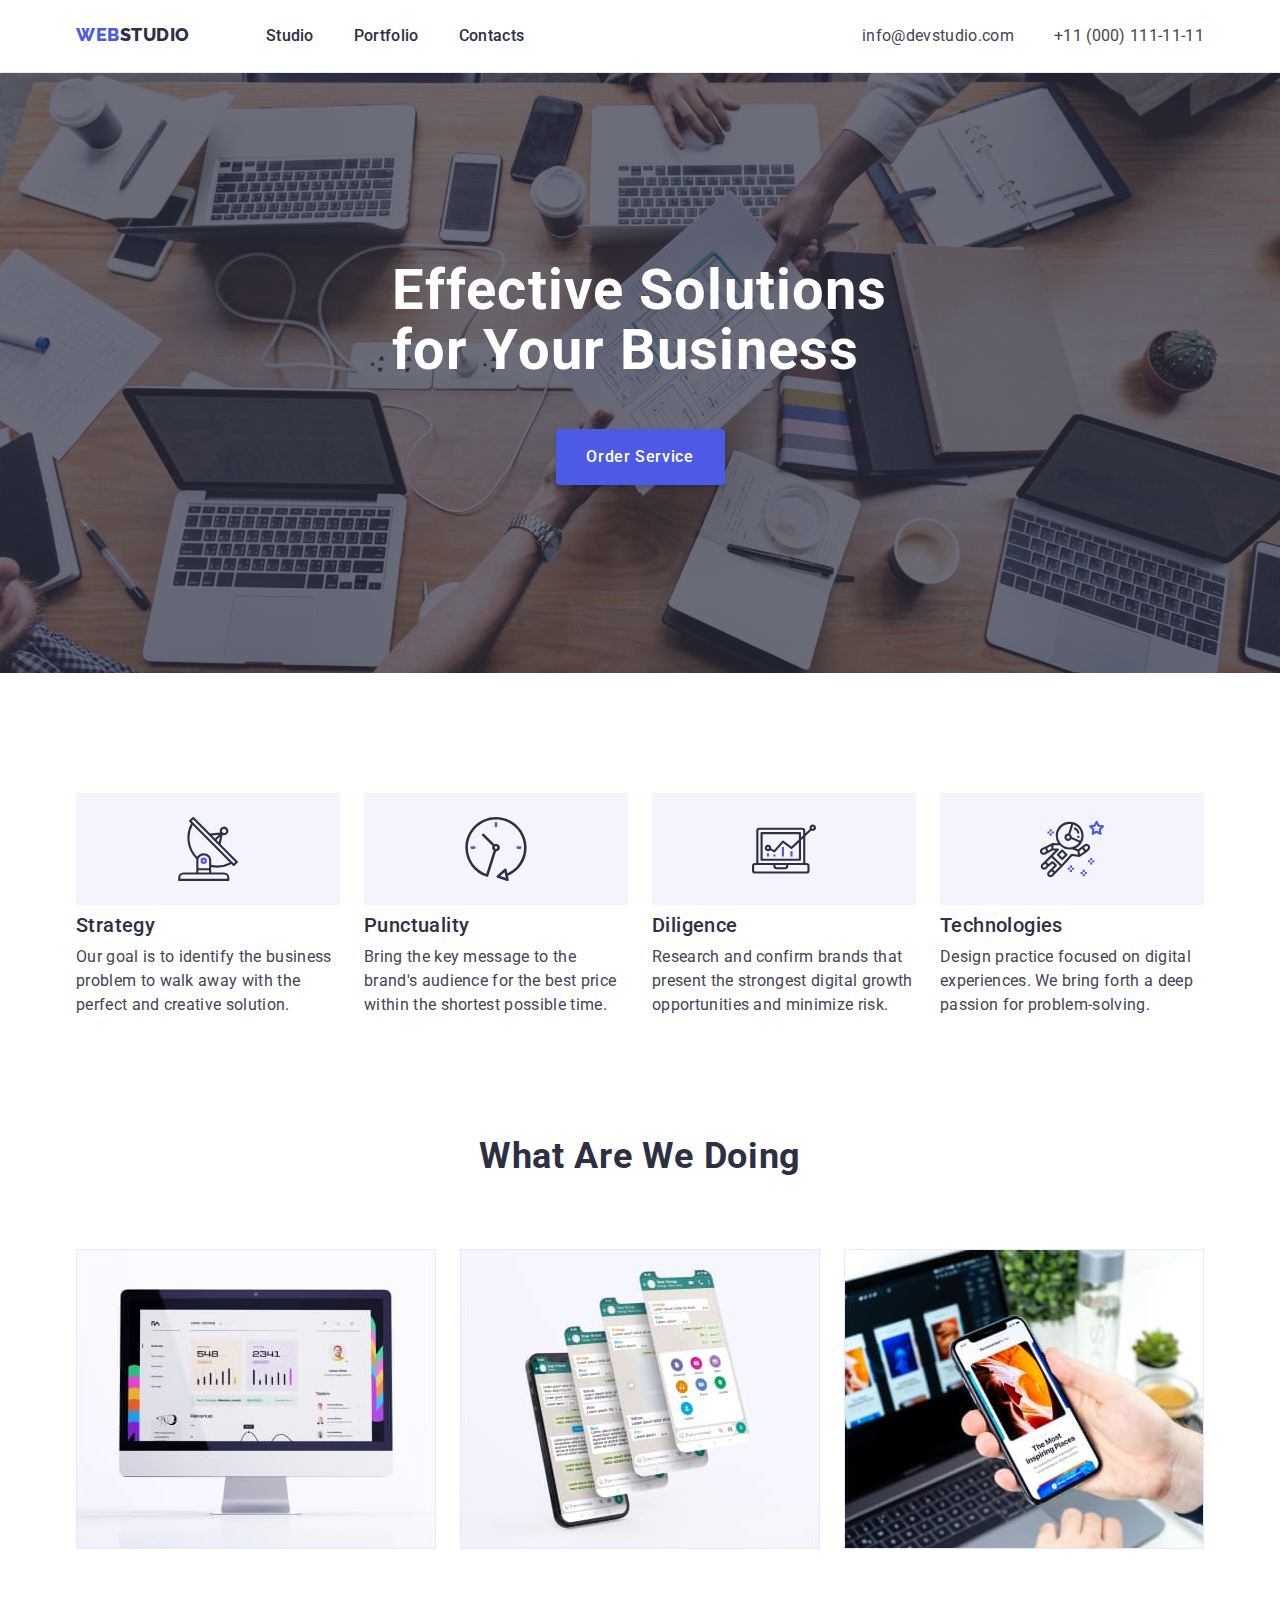
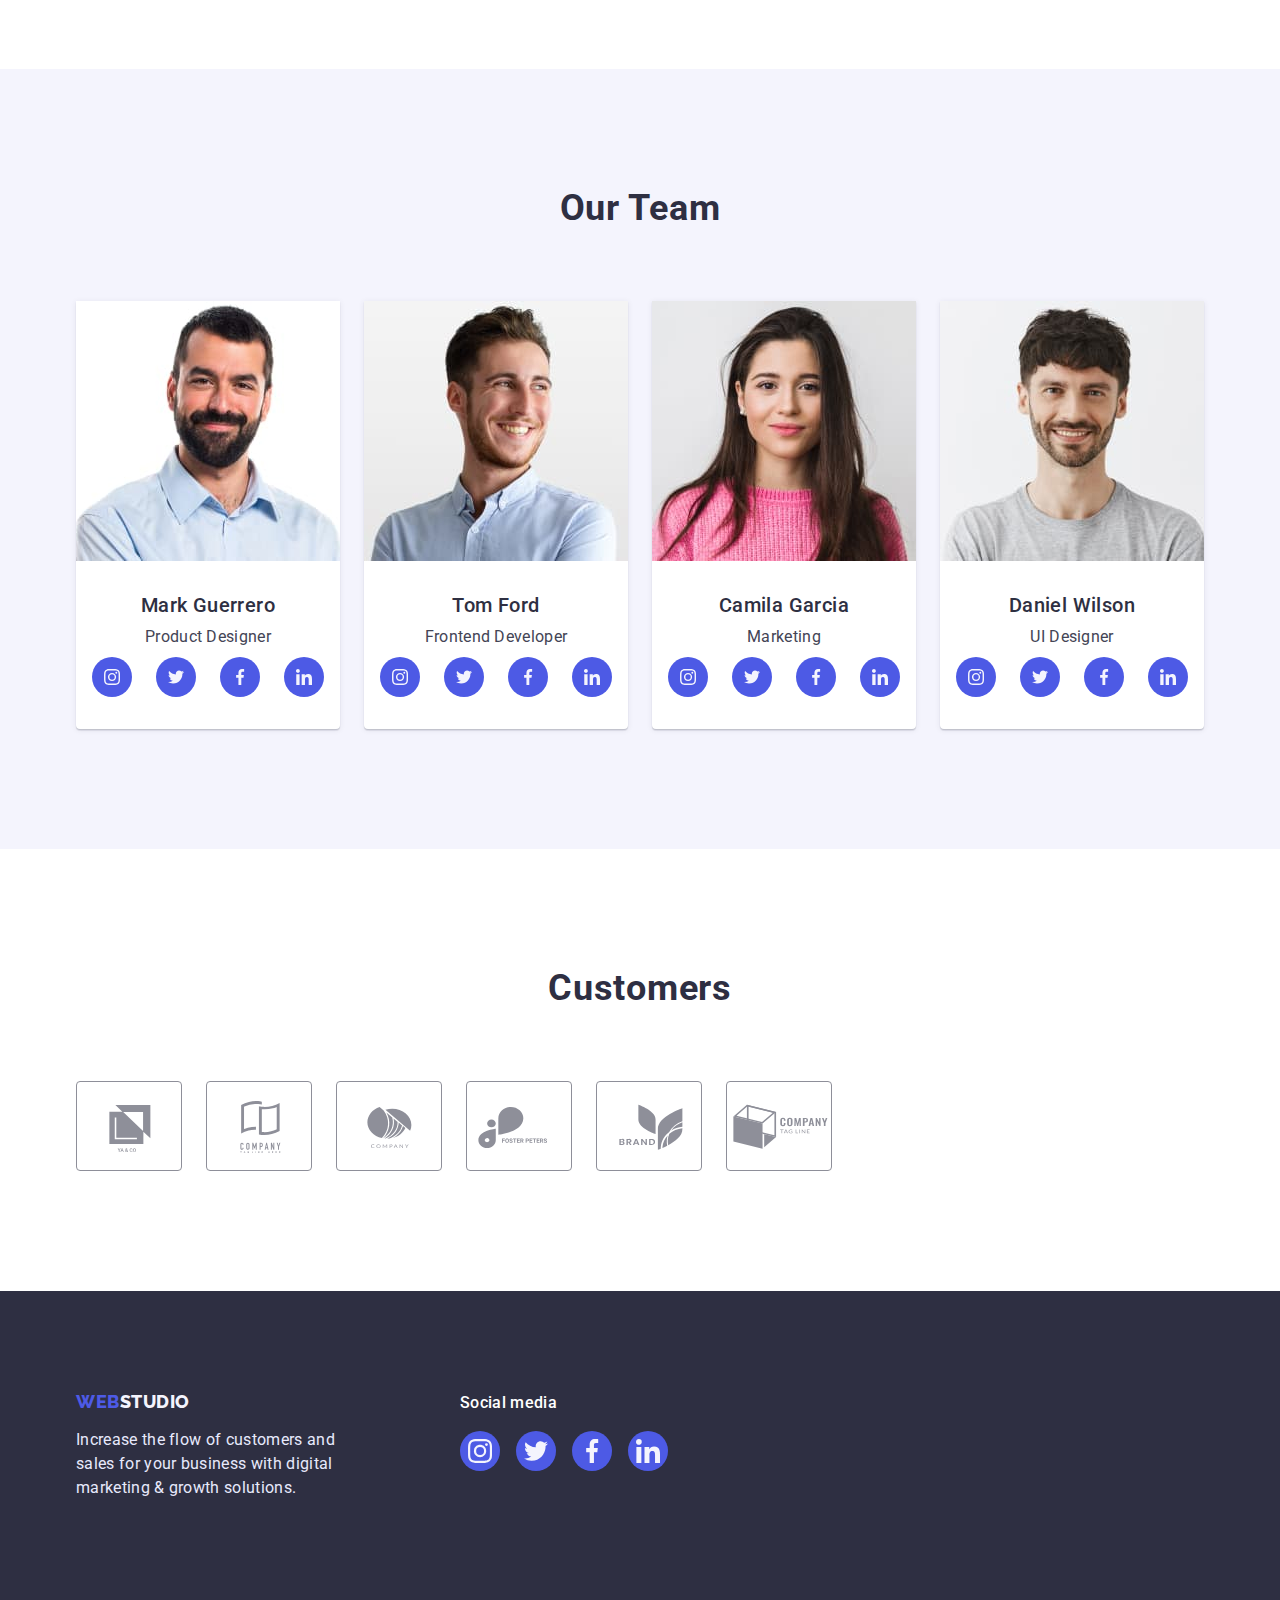
<file: index.html>
<!DOCTYPE html>
<html lang="en">
  <head>
    <meta charset="UTF-8" />
    <meta http-equiv="X-UA-Compatible" content="IE=edge" />
    <meta name="viewport" content="width=device-width, initial-scale=1.0" />
    <title>Studio</title>
    <link rel="preconnect" href="https://fonts.googleapis.com" />
    <link rel="preconnect" href="https://fonts.gstatic.com" crossorigin />
    <link
      href="https://fonts.googleapis.com/css2?family=Montserrat:ital,wght@1,600;1,700&family=Raleway:wght@800&family=Roboto:wght@400;500;700&display=swap"
      rel="stylesheet"
    />
    <link
      rel="stylesheet"
      href="https://cdnjs.cloudflare.com/ajax/libs/modern-normalize/1.1.0/modern-normalize.min.css"
      integrity="buttonsha512-wpPYUAdjBVSE4KJnH1VR1HeZfpl1ub8YT/NKx4PuQ5NmX2tKuGu6U/JRp5y+Y8XG2tV+wKQpNHVUX03MfMFn9Q=="
      crossorigin="anonymous"
      referrerpolicy="no-referrer"
    />
    <link rel="stylesheet" href="./css/styles.css" />
  </head>
  <body>
    <header class="header">
      <div class="container">
        <nav class="header-navigation">
          <a href="./index.html" class="logo-link link"
            >Web<span class="logo">Studio</span></a
          >
          <ul class="navigation-list list">
            <li><a href="./index.html" class="nav-link link">Studio</a></li>
            <li>
              <a href="./portfolio.html" class="nav-link link">Portfolio</a>
            </li>
            <li><a href="" class="nav-link link">Contacts</a></li>
          </ul>
        </nav>
        <address class="address-contact">
          <ul class="address-list list">
            <li class="mail-item">
              <a href="mailto:info@devstudio.com" class="address-link link"
                >info@devstudio.com</a
              >
            </li>
            <li class="telephone-item">
              <a href="tel:+110001111111" class="address-link link"
                >+11 (000) 111-11-11</a
              >
            </li>
          </ul>
        </address>
      </div>
    </header>
    <main>
      <section class="hero overlay">
        <div class="container">
          <h1 class="hero-title">Effective Solutions for Your Business</h1>
          <button type="button" class="hero-button button">
            Order Service
          </button>
        </div>
      </section>
      <section class="advantages">
        <div class="container">
          <h2 class="our-advantages visually-hidden">Our advantages</h2>
          <ul class="advantages-list list">
            <li class="advantages-item logo-strategy">
              <div class="advantages-logo-box">
                <svg class="advantages-logo">
                  <use href="./images/icons.svg#icon-antenna"></use>
                </svg>
              </div>
              <h3 class="advantages-title">Strategy</h3>
              <p class="advantages-text">
                Our goal is to identify the business problem to walk away with
                the perfect and creative solution.
              </p>
            </li>
            <li class="advantages-item logo-punctuality">
              <div class="advantages-logo-box">
                <svg class="advantages-logo">
                  <use href="./images/icons.svg#icon-clock"></use>
                </svg>
              </div>
              <h3 class="advantages-title">Punctuality</h3>
              <p class="advantages-text">
                Bring the key message to the brand's audience for the best price
                within the shortest possible time.
              </p>
            </li>
            <li class="advantages-item logo-diligence">
              <div class="advantages-logo-box">
                <svg class="advantages-logo">
                  <use href="./images/icons.svg#icon-diagram"></use>
                </svg>
              </div>
              <h3 class="advantages-title">Diligence</h3>
              <p class="advantages-text">
                Research and confirm brands that present the strongest digital
                growth opportunities and minimize risk.
              </p>
            </li>
            <li class="advantages-item logo-technologies">
              <div class="advantages-logo-box">
                <svg class="advantages-logo">
                  <use href="./images/icons.svg#icon-astronaut"></use>
                </svg>
              </div>
              <h3 class="advantages-title">Technologies</h3>
              <p class="advantages-text">
                Design practice focused on digital experiences. We bring forth a
                deep passion for problem-solving.
              </p>
            </li>
          </ul>
        </div>
      </section>
      <section class="examples section">
        <div class="container">
          <h2 class="examples-title">What are we doing</h2>
          <ul class="examples-list list">
            <li>
              <img src="./images/computer.jpg" alt="Computer" width="360" />
            </li>
            <li>
              <img src="./images/apps.jpg" alt="apps" width="360" />
            </li>
            <li>
              <img src="./images/phone.jpg" alt="phone" width="360" />
            </li>
          </ul>
        </div>
      </section>
      <section class="team section">
        <div class="container">
          <h2 class="team-title">Our Team</h2>
          <ul class="team-list list">
            <li class="team-item">
              <img
                src="./images/product-designer.jpg"
                alt="employee 1"
                width="264"
              />
              <div class="team-box">
                <h3 class="employee-title">Mark Guerrero</h3>
                <p class="team-text">Product Designer</p>
                <ul class="social-list list">
                  <li class="social-item">
                    <a href="" class="social-link link"
                      ><svg class="social-icon-team">
                        <use href="./images/icons.svg#icon-instagram"></use>
                      </svg>
                    </a>
                  </li>
                  <li class="social-item">
                    <a href="" class="social-link link"
                      ><svg class="social-icon-team">
                        <use href="./images/icons.svg#icon-twitter"></use></svg
                    ></a>
                  </li>
                  <li class="social-item">
                    <a href="" class="social-link link"
                      ><svg class="social-icon-team">
                        <use href="./images/icons.svg#icon-facebook"></use></svg
                    ></a>
                  </li>
                  <li class="social-item">
                    <a href="" class="social-link link"
                      ><svg class="social-icon-team">
                        <use href="./images/icons.svg#icon-linkedin"></use></svg
                    ></a>
                  </li>
                </ul>
              </div>
            </li>
            <li class="team-item">
              <img
                src="./images/frontend-developer.jpg"
                alt="employee 2"
                width="264"
              />
              <div class="team-box">
                <h3 class="employee-title">Tom Ford</h3>
                <p class="team-text">Frontend Developer</p>
                <ul class="social-list list">
                  <li class="social-item">
                    <a href="" class="social-link link"
                      ><svg class="social-icon-team">
                        <use href="./images/icons.svg#icon-instagram"></use>
                      </svg>
                    </a>
                  </li>
                  <li class="social-item">
                    <a href="" class="social-link link"
                      ><svg class="social-icon-team">
                        <use href="./images/icons.svg#icon-twitter"></use></svg
                    ></a>
                  </li>
                  <li class="social-item">
                    <a href="" class="social-link link"
                      ><svg class="social-icon-team">
                        <use href="./images/icons.svg#icon-facebook"></use></svg
                    ></a>
                  </li>
                  <li class="social-item">
                    <a href="" class="social-link link"
                      ><svg class="social-icon-team">
                        <use href="./images/icons.svg#icon-linkedin"></use></svg
                    ></a>
                  </li>
                </ul>
              </div>
            </li>
            <li class="team-item">
              <img src="./images/marketing.jpg" alt="employee 3" width="264" />
              <div class="team-box">
                <h3 class="employee-title">Camila Garcia</h3>
                <p class="team-text">Marketing</p>
                <ul class="social-list list">
                  <li class="social-item">
                    <a href="" class="social-link link"
                      ><svg class="social-icon-team">
                        <use href="./images/icons.svg#icon-instagram"></use>
                      </svg>
                    </a>
                  </li>
                  <li class="social-item">
                    <a href="" class="social-link link"
                      ><svg class="social-icon-team">
                        <use href="./images/icons.svg#icon-twitter"></use></svg
                    ></a>
                  </li>
                  <li class="social-item">
                    <a href="" class="social-link link"
                      ><svg class="social-icon-team">
                        <use href="./images/icons.svg#icon-facebook"></use></svg
                    ></a>
                  </li>
                  <li class="social-item">
                    <a href="" class="social-link link"
                      ><svg class="social-icon-team">
                        <use href="./images/icons.svg#icon-linkedin"></use></svg
                    ></a>
                  </li>
                </ul>
              </div>
            </li>
            <li class="team-item">
              <img
                src="./images/ui-designer.jpg"
                alt="employee 4"
                width="264"
              />
              <div class="team-box">
                <h3 class="employee-title">Daniel Wilson</h3>
                <p class="team-text">UI Designer</p>
                <ul class="social-list list">
                  <li class="social-item">
                    <a href="" class="social-link link"
                      ><svg class="social-icon-team">
                        <use href="./images/icons.svg#icon-instagram"></use>
                      </svg>
                    </a>
                  </li>
                  <li class="social-item">
                    <a href="" class="social-link link"
                      ><svg class="social-icon-team">
                        <use href="./images/icons.svg#icon-twitter"></use></svg
                    ></a>
                  </li>
                  <li class="social-item">
                    <a href="" class="social-link link"
                      ><svg class="social-icon-team">
                        <use href="./images/icons.svg#icon-facebook"></use></svg
                    ></a>
                  </li>
                  <li class="social-item">
                    <a href="" class="social-link link"
                      ><svg class="social-icon-team">
                        <use href="./images/icons.svg#icon-linkedin"></use></svg
                    ></a>
                  </li>
                </ul>
              </div>
            </li>
          </ul>
        </div>
      </section>
      <section class="customers section">
        <div class="container">
          <h2 class="customers-title">Customers</h2>
          <ul class="customers-list list">
            <li class="customers-item">
              <a href="" class="customers-link link">
                <svg class="customers-link-logo">
                  <use href="./images/icons.svg#icon-Logo-2"></use></svg
              ></a>
            </li>
            <li class="customers-item">
              <a href="" class="customers-link link">
                <svg class="customers-link-logo">
                  <use href="./images/icons.svg#icon-Logo-1"></use></svg
              ></a>
            </li>
            <li class="customers-item">
              <a href="" class="customers-link link"
                ><svg class="customers-link-logo">
                  <use href="./images/icons.svg#icon-Logo-3"></use></svg
              ></a>
            </li>
            <li class="customers-item">
              <a href="" class="customers-link link"
                ><svg class="customers-link-logo">
                  <use href="./images/icons.svg#icon-Logo-4"></use></svg
              ></a>
            </li>
            <li class="customers-item">
              <a href="" class="customers-link link"
                ><svg class="customers-link-logo">
                  <use href="./images/icons.svg#icon-Logo-5"></use></svg
              ></a>
            </li>
            <li class="customers-item">
              <a href="" class="customers-link link"
                ><svg class="customers-link-logo">
                  <use href="./images/icons.svg#icon-Logo-6"></use></svg
              ></a>
            </li>
          </ul>
        </div>
      </section>
    </main>
    <footer class="footer">
      <div class="container footer-box">
        <div class="footer-logo-box">
          <a href="./index.html" class="footer-logo link"
            >Web<span class="logo-studio">Studio</span></a
          >
          <p class="footer-text">
            Increase the flow of customers and sales for your business with
            digital marketing & growth solutions.
          </p>
        </div>
        <div class="footer-social-box">
          <p class="footer-social-text">Social media</p>
          <ul class="social-list-footer list">
            <li class="footer-social-item">
              <a href="" class="social-link link"
                ><svg class="social-icon-footer">
                  <use href="./images/icons.svg#icon-instagram"></use></svg
              ></a>
            </li>
            <li class="footer-social-item">
              <a href="" class="social-link link"
                ><svg class="social-icon-footer">
                  <use href="./images/icons.svg#icon-twitter"></use></svg
              ></a>
            </li>
            <li class="footer-social-item">
              <a href="" class="social-link link"
                ><svg class="social-icon-footer">
                  <use href="./images/icons.svg#icon-facebook"></use></svg
              ></a>
            </li>
            <li class="footer-social-item">
              <a href="" class="social-link link"
                ><svg class="social-icon-footer">
                  <use href="./images/icons.svg#icon-linkedin"></use></svg
              ></a>
            </li>
          </ul>
        </div>
      </div>
    </footer>
  </body>
</html>
</file>
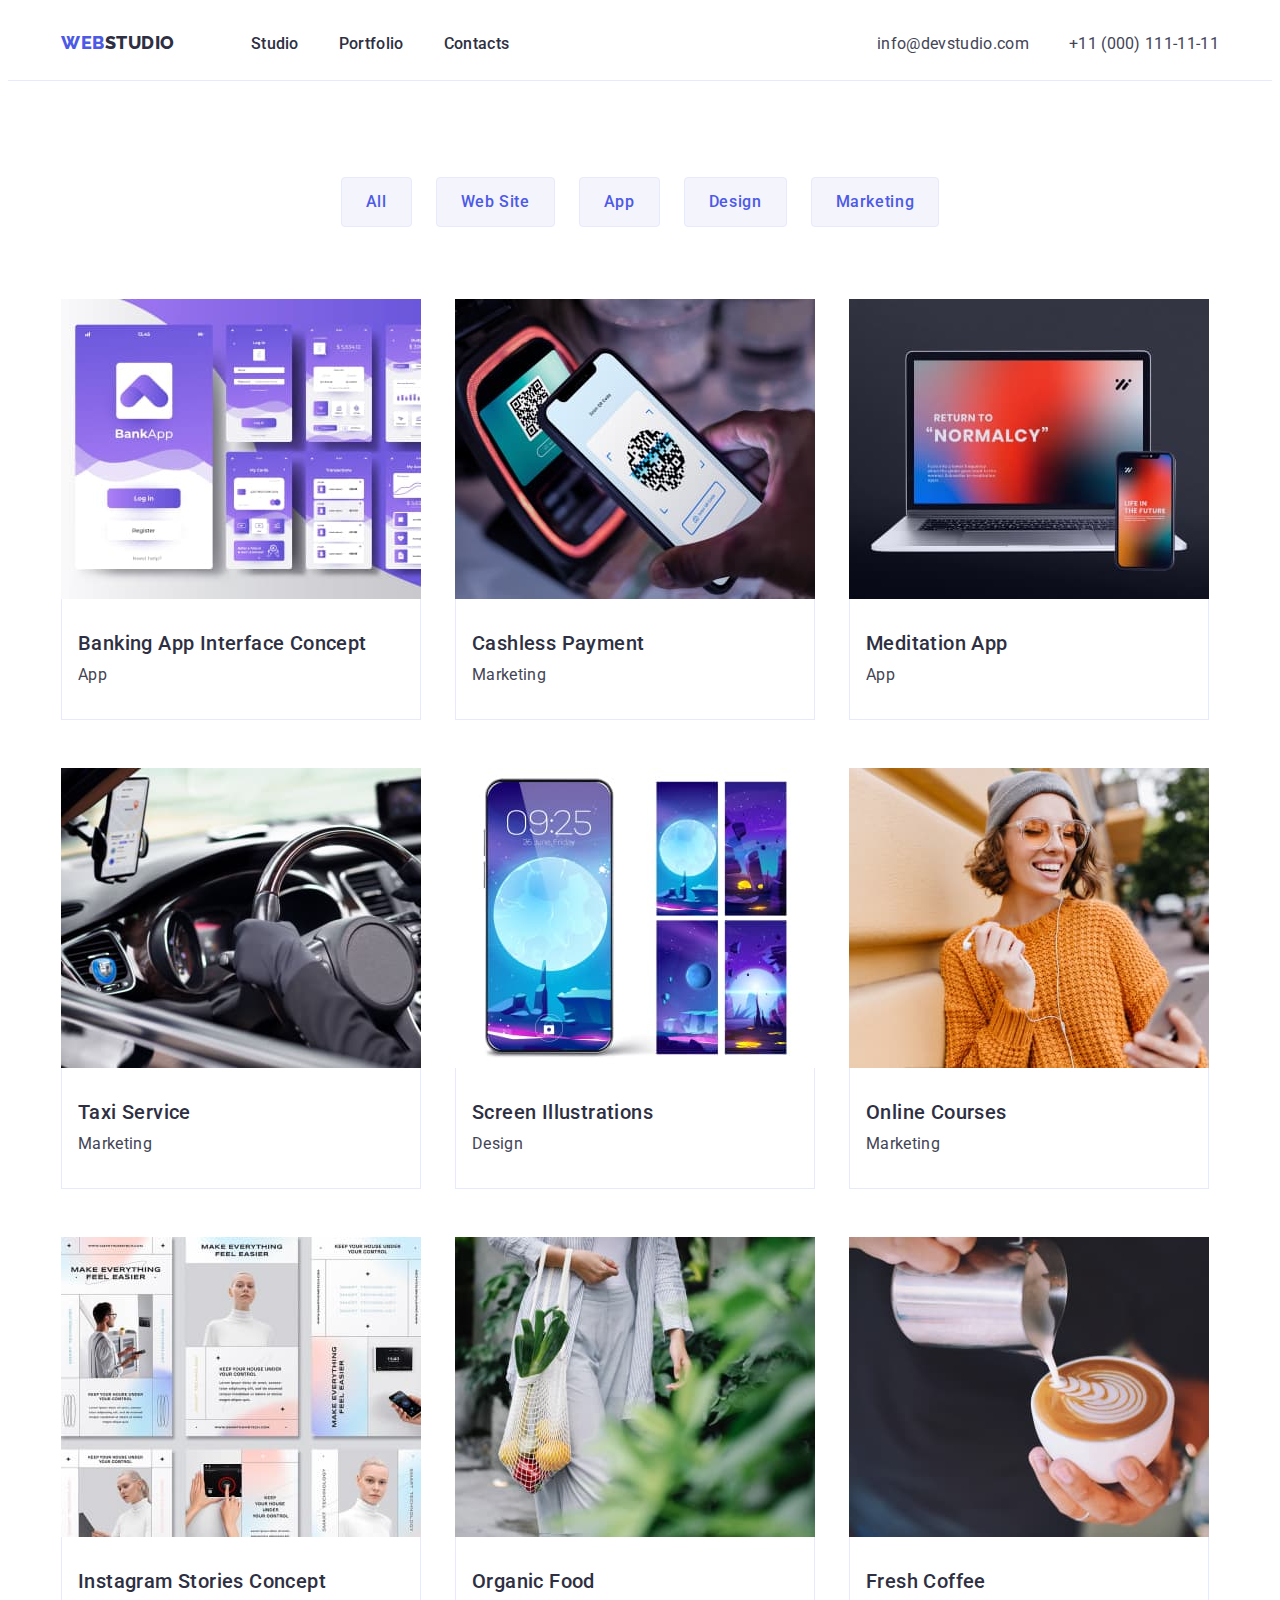
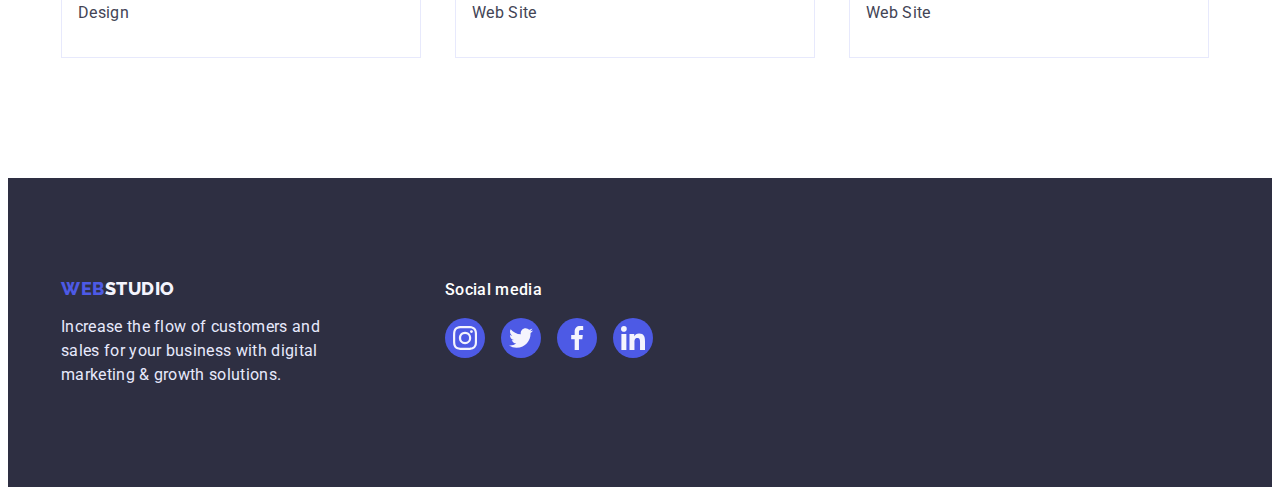
<file: portfolio.html>
<!DOCTYPE html>
<html lang="en">
  <head>
    <meta charset="UTF-8" />
    <meta http-equiv="X-UA-Compatible" content="IE=edge" />
    <meta name="viewport" content="width=device-width, initial-scale=1.0" />
    <title>Studio</title>
    <link rel="preconnect" href="https://fonts.googleapis.com" />
    <link rel="preconnect" href="https://fonts.gstatic.com" crossorigin />
    <link
      href="https://fonts.googleapis.com/css2?family=Montserrat:ital,wght@1,600;1,700&family=Raleway:wght@800&family=Roboto:wght@400;500;700&display=swap"
      rel="stylesheet"
    />
    <link
      rel="stylesheet"
      href="https://cdnjs.cloudflare.com/ajax/libs/modern-normalize/1.1.0/modern-normalize.min.css"
      integrity="sha512-wpPYUAdjBVSE4KJnH1VR1HeZfpl1ub8YT/NKx4PuQ5NmX2tKuGu6U/JRp5y+Y8XG2tV+wKQpNHVUX03MfMFn9Q=="
      crossorigin="anonymous"
      referrerpolicy="no-referrer"
    />
    <link rel="stylesheet" href="./css/styles.css" />
  </head>
  <body>
    <header class="header">
      <div class="container">
        <nav class="header-navigation">
          <a href="./index.html" class="logo-link link"
            >Web<span class="logo">Studio</span></a
          >
          <ul class="navigation-list list">
            <li><a href="./index.html" class="nav-link link">Studio</a></li>
            <li>
              <a href="./portfolio.html" class="nav-link link">Portfolio</a>
            </li>
            <li><a href="" class="nav-link link">Contacts</a></li>
          </ul>
        </nav>
        <address class="address-contact">
          <ul class="address-list list">
            <li class="mail-item">
              <a href="mailto:info@devstudio.com" class="address-link link"
                >info@devstudio.com</a
              >
            </li>
            <li class="telephone-item">
              <a href="tel:+110001111111" class="address-link link"
                >+11 (000) 111-11-11</a
              >
            </li>
          </ul>
        </address>
      </div>
    </header>
    <main>
      <section class="samples">
        <div class="container">
          <h1 class="visually-hidden">Our samples</h1>
          <ul class="radiobutton-list list">
            <li>
              <button type="button" class="samples-button button">All</button>
            </li>
            <li>
              <button type="button" class="samples-button button">
                Web Site
              </button>
            </li>
            <li>
              <button type="button" class="samples-button button">App</button>
            </li>
            <li>
              <button type="button" class="samples-button button">
                Design
              </button>
            </li>
            <li>
              <button type="button" class="samples-button button">
                Marketing
              </button>
            </li>
          </ul>
          <ul class="samples-list list">
            <li class="samples-item">
              <a href="" class="samples-link link">
                <img
                  src="./images/bank-app.jpg"
                  alt="bank app"
                  width="360"
                  height="300"
                />
                <div class="samples-box">
                  <h2 class="samples-title">Banking App Interface Concept</h2>
                  <p class="samples-text">App</p>
                </div>
              </a>
            </li>
            <li class="samples-item">
              <a href="" class="samples-link link">
                <img
                  src="./images/phone-scan.jpg"
                  alt="phone scan"
                  width="360"
                  height="300"
                />
                <div class="samples-box">
                  <h2 class="samples-title">Cashless Payment</h2>
                  <p class="samples-text">Marketing</p>
                </div>
              </a>
            </li>
            <li class="samples-item">
              <a href="" class="samples-link link">
                <img
                  src="./images/laptop-phone.jpg"
                  alt="laptop phone"
                  width="360"
                  height="300"
                />
                <div class="samples-box">
                  <h2 class="samples-title">Meditation App</h2>
                  <p class="samples-text">App</p>
                </div>
              </a>
            </li>
            <li class="samples-item">
              <a href="" class="samples-link link">
                <img
                  src="./images/car-phone.jpg"
                  alt="car phone"
                  width="360"
                  height="300"
                />
                <div class="samples-box">
                  <h2 class="samples-title">Taxi Service</h2>
                  <p class="samples-text">Marketing</p>
                </div>
              </a>
            </li>
            <li class="samples-item">
              <a href="" class="samples-link link">
                <img
                  src="./images/phone-theme.jpg"
                  alt="phone theme"
                  width="360"
                  height="300"
                />
                <div class="samples-box">
                  <h2 class="samples-title">Screen Illustrations</h2>
                  <p class="samples-text">Design</p>
                </div>
              </a>
            </li>
            <li class="samples-item">
              <a href="" class="samples-link link"
                ><img
                  src="./images/girl-smile.jpg"
                  alt="girl smile"
                  width="360"
                  height="300"
                />
                <div class="samples-box">
                  <h2 class="samples-title">Online Courses</h2>
                  <p class="samples-text">Marketing</p>
                </div>
              </a>
            </li>
            <li class="samples-item">
              <a href="" class="samples-link link"
                ><img
                  src="./images/stories-concept.jpg"
                  alt="stories concept"
                  width="360"
                  height="300"
                />
                <div class="samples-box">
                  <h2 class="samples-title">Instagram Stories Concept</h2>
                  <p class="samples-text">Design</p>
                </div>
              </a>
            </li>
            <li class="samples-item">
              <a href="" class="samples-link link"
                ><img
                  src="./images/woman-fruits.jpg"
                  alt="woman with fruits"
                  width="360"
                  height="300"
                />
                <div class="samples-box">
                  <h2 class="samples-title">Organic Food</h2>
                  <p class="samples-text">Web Site</p>
                </div>
              </a>
            </li>
            <li class="samples-item">
              <a href="" class="samples-link link">
                <img
                  src="./images/coffee.jpg"
                  alt="coffee"
                  width="360"
                  height="300"
                />
                <div class="samples-box">
                  <h2 class="samples-title">Fresh Coffee</h2>
                  <p class="samples-text">Web Site</p>
                </div>
              </a>
            </li>
          </ul>
        </div>
      </section>
    </main>
    <footer class="footer">
      <div class="container footer-box">
        <div class="footer-logo-box">
          <a href="./index.html" class="footer-logo link"
            >Web<span class="logo-studio">Studio</span></a
          >
          <p class="footer-text">
            Increase the flow of customers and sales for your business with
            digital marketing & growth solutions.
          </p>
        </div>
        <div class="footer-social-box">
          <p class="footer-social-text">Social media</p>
          <ul class="social-list-footer list">
            <li class="footer-social-item">
              <a href="" class="social-link link"
                ><svg class="social-icon-footer">
                  <use href="./images/icons.svg#icon-instagram"></use></svg
              ></a>
            </li>
            <li class="footer-social-item">
              <a href="" class="social-link link"
                ><svg class="social-icon-footer">
                  <use href="./images/icons.svg#icon-twitter"></use></svg
              ></a>
            </li>
            <li class="footer-social-item">
              <a href="" class="social-link link"
                ><svg class="social-icon-footer">
                  <use href="./images/icons.svg#icon-facebook"></use></svg
              ></a>
            </li>
            <li class="footer-social-item">
              <a href="" class="social-link link"
                ><svg class="social-icon-footer">
                  <use href="./images/icons.svg#icon-linkedin"></use></svg
              ></a>
            </li>
          </ul>
        </div>
      </div>
    </footer>
  </body>
</html>
</file>
<file: css/styles.css>
:root {
  --primary-text-color: #434455;
  --title-text-color: #2e2f42;
  --accent-text-color: #4d5ae5;
  --secondary-text-color: #ffffff;
  --hover-text-color: #404bbf;
  --footer-text-color: #e7e9fc;
  --logo-footer-text-color: #f4f4fd;
  --primary-bg-color: #ffffff;
  --secondary-bg-color: #2e2f42;
  --accent-bg-color: #f4f4fd;
  --button-bg-hero-color: #4d5ae5;
  --button-bg-hover-color: #404bbf;
}

p,
h1,
h2,
h3,
h4,
h5,
h6 {
  margin: 0;
}

ul {
  margin: 0;
  padding: 0;
}

.list {
  list-style: none;
}

.link {
  text-decoration: none;
}

.button {
  cursor: pointer;
}

.address-contact {
  font-style: normal;
}

img {
  display: block;
  max-width: 100%;
  height: auto;
}

body {
  font-family: Roboto, sans-serif;
  color: var(--primary-text-color);
  background-color: var(--primary-bg-color);
}

.visually-hidden {
  position: absolute;
  width: 1px;
  height: 1px;
  margin: -1px;
  border: 0;
  padding: 0;
  white-space: nowrap;
  clip-path: inset(100%);
  clip: rect(0 0 0 0);
  overflow: hidden;
}

.nav-link:hover,
.nav-link:focus,
.address-link:hover,
.address-link:focus {
  color: var(--hover-text-color);
}

.container {
  max-width: 1158px;
  padding: 0 15px;
  margin: 0 auto;
}

.section {
  padding-top: 120px;
  padding-bottom: 120px;
}

/* header */

.header {
  border-bottom: 1px solid #e7e9fc;
}

.address-link {
  display: block;
  padding-top: 24px;
  padding-bottom: 24px;

  line-height: 1.5;
  letter-spacing: 0.02em;
  color: var(--primary-text-color);
}

.address-list {
  display: flex;
  gap: 40px;
}

.navigation-list {
  display: flex;
  gap: 40px;
}

.header .container {
  display: flex;
  align-items: center;
}

.header-navigation {
  display: flex;
}

.logo {
  color: var(--title-text-color);
}

.logo-link {
  display: block;
  margin-right: 76px;
  padding-top: 24px;
  padding-bottom: 24px;

  font-family: 'Raleway', sans-serif;
  font-weight: 800;
  font-size: 18px;
  line-height: 1.17;
  letter-spacing: 0.03em;
  text-transform: uppercase;
  color: var(--accent-text-color);
}

.nav-link {
  display: block;
  padding-top: 24px;
  padding-bottom: 24px;

  font-weight: 500;
  font-size: 16px;
  line-height: 1.5;
  letter-spacing: 0.02em;
  color: var(--title-text-color);
}

.address-contact {
  font-style: normal;
  margin-left: auto;
}

/* section hero */

.hero {
  padding-top: 188px;
  padding-bottom: 188px;
  background-color: var(--secondary-bg-color);
  /* text-align: center; */
}

.overlay {
  max-width: 1440px;
  min-height: 600px;
  margin-left: auto;
  margin-right: auto;
  background-image: linear-gradient(
      to right,
      rgba(46, 47, 66, 0.7),
      rgba(46, 47, 66, 0.7)
    ),
    url('../images/people-office.jpg');
  background-repeat: no-repeat;
  background-position: center;
  background-size: cover;
}
.hero-title {
  margin-bottom: 48px;
  margin-left: auto;
  margin-right: auto;
  max-width: 496px;

  font-size: 56px;
  line-height: 1.07;
  letter-spacing: 0.02em;
  color: var(--secondary-text-color);
}

.hero-button {
  display: block;
  padding-top: 16px;
  padding-bottom: 16px;
  margin-left: auto;
  margin-right: auto;
  min-width: 169px;

  font-family: inherit;
  color: var(--secondary-text-color);
  background-color: var(--button-bg-hero-color);
  font-weight: 500;
  font-size: 16px;
  line-height: 1.5;
  letter-spacing: 0.04em;
  box-shadow: 0px 4px 4px rgba(0, 0, 0, 0.15);
  border-radius: 4px;
  border: none;
}

.hero-button:hover,
.hero-button:focus {
  background-color: var(--button-bg-hover-color);
}

/* section advantages */

.advantages {
  padding-top: 120px;
}

.advantages-list {
  display: flex;
  gap: 24px;
}

.advantages-title {
  margin-bottom: 8px;

  font-weight: 500;
  font-size: 20px;
  line-height: 1.2;
  letter-spacing: 0.02em;
  color: var(--title-text-color);
}

.advantages-item {
  width: calc((100% - 3 * 24px) / 4);
}

.advantages-text {
  line-height: 1.5;
  letter-spacing: 0.02em;
}

.advantages-logo-box {
  display: flex;
  justify-content: center;
  align-items: center;
  margin-bottom: 8px;
  height: 112px;
  background-color: var(--accent-bg-color);
}

.advantages-logo {
  width: 64px;
  height: 64px;
}

/* section examples */

.examples-list {
  display: flex;
  gap: 24px;
}

.examples-title {
  margin-bottom: 72px;

  font-size: 36px;
  line-height: 1.11;
  text-align: center;
  letter-spacing: 0.02em;
  text-transform: capitalize;
  color: var(--title-text-color);
}

/* section team */

.team {
  background-color: var(--accent-bg-color);
}

.team-item {
  width: calc((100% - 3 * 24px) / 4);
  background-color: var(--primary-bg-color);
  box-shadow: 0px 1px 6px rgba(46, 47, 66, 0.08),
    0px 1px 1px rgba(46, 47, 66, 0.16), 0px 2px 1px rgba(46, 47, 66, 0.08);
  border-radius: 0px 0px 4px 4px;
}

.team-title {
  margin-bottom: 72px;

  font-size: 36px;
  line-height: 1.11;
  text-align: center;
  letter-spacing: 0.02em;
  text-transform: capitalize;
  color: var(--title-text-color);
}

.team-box {
  padding: 32px 16px;
  text-align: center;
}

.employee-title {
  margin-bottom: 8px;

  font-weight: 500;
  font-size: 20px;
  line-height: 1.2;
  letter-spacing: 0.02em;
  color: var(--title-text-color);
}

.team-list {
  display: flex;
  gap: 24px;
}

.team-text {
  line-height: 1.5;
  letter-spacing: 0.02em;
  color: var(--primary-text-color);
  margin-bottom: 8px;
}

.social-list {
  gap: 24px;
  display: flex;
  justify-content: center;
}

.social-item {
  width: 40px;
  height: 40px;
}

.social-link {
  width: 100%;
  height: 100%;
  border-radius: 50%;
  background-color: var(--button-bg-hero-color);
  display: flex;
  align-items: center;
  justify-content: center;
}

.team-box .social-link:is(:hover, :focus) {
  background-color: var(--button-bg-hover-color);
}

.social-icon-team {
  width: 16px;
  height: 16px;
  fill: var(--accent-bg-color);
}

/* Customers */

.customers-title {
  font-size: 36px;
  line-height: 1.11;
  letter-spacing: 0.02em;
  text-align: center;
  text-transform: capitalize;
  color: var(--title-text-color);
  margin-bottom: 72px;
}

.customers-list {
  display: flex;
  gap: 24px;
}

.customers-item {
  width: calc((100%-5 * 24px) / 6);
}

.customers-link {
  display: flex;
  justify-content: center;
  align-items: center;
  border: 1px solid #8e8f99;
  border-radius: 4px;
  padding-top: 16px;
  padding-bottom: 16px;
  color: #8e8f99;
}

.customers-link-logo {
  width: 104px;
  height: 56px;
  fill: currentColor;
}
.customers-link:is(:hover, :focus) {
  color: #404bbf;
  border: 1px solid #404bbf;
}

/* section samples */

.radiobutton-list {
  margin-bottom: 72px;
  display: flex;
  justify-content: center;
  gap: 24px;
}
.samples {
  padding-top: 96px;
  padding-bottom: 120px;
}

.samples-list {
  display: flex;
  flex-wrap: wrap;
  gap: 48px 24px;
}

.samples-item {
  width: calc((100% - 2 * 24px) / 3);
}

.samples-box {
  padding-top: 32px;
  padding-bottom: 32px;
  padding-left: 16px;

  border: 1px solid #e7e9fc;
  border-top: none;
}

.samples-button {
  padding: 12px 24px;

  font-family: inherit;
  font-weight: 500;
  font-size: 16px;
  line-height: 1.5;
  align-items: center;
  text-align: center;
  letter-spacing: 0.04em;
  color: var(--accent-text-color);
  background: var(--accent-bg-color);
  border: 1px solid #e7e9fc;
  border-radius: 4px;
}

.samples-button:hover,
.samples-button:focus {
  color: var(--secondary-text-color);
  background-color: var(--button-bg-hover-color);
  box-shadow: 0px 3px 1px rgba(0, 0, 0, 0.1), 0px 2px 1px rgba(0, 0, 0, 0.08),
    0px 2px 2px rgba(0, 0, 0, 0.12);
}

.samples-title {
  margin-bottom: 8px;

  font-weight: 500;
  font-size: 20px;
  line-height: 1.2;
  letter-spacing: 0.02em;
  color: var(--secondary-bg-color);
}

.samples-text {
  line-height: 1.5;
  letter-spacing: 0.02em;
  color: var(--primary-text-color);
}

.samples-link {
  display: inline-block;
}
.samples-link:hover {
  box-shadow: 0px 1px 6px rgba(46, 47, 66, 0.08),
    0px 1px 1px rgba(46, 47, 66, 0.16), 0px 2px 1px rgba(46, 47, 66, 0.08);
}

/* footer */

.footer {
  padding-top: 100px;
  padding-bottom: 100px;

  background-color: var(--secondary-bg-color);
}

.footer-box {
  display: flex;
  align-items: flex-start;
}

.footer-logo-box {
  margin-right: 120px;
}

.footer-text {
  max-width: 264px;

  line-height: 1.5;
  letter-spacing: 0.02em;
  color: var(--footer-text-color);
}

.footer-logo {
  margin-bottom: 16px;
  font-family: 'Raleway', sans-serif;
  font-weight: 800;
  font-size: 18px;
  line-height: 1.17;
  display: inline-block;
  letter-spacing: 0.03em;
  text-transform: uppercase;
  color: var(--accent-text-color);
}

.logo-studio {
  color: var(--logo-footer-text-color);
}

.footer-social-text {
  display: block;
  margin-bottom: 16px;

  font-weight: 500;
  font-size: 16px;
  line-height: 1.5;
  letter-spacing: 0.02em;
  color: var(--secondary-text-color);
}

.social-list-footer {
  display: flex;
  gap: 16px;
  justify-content: center;
}

.footer-social-item {
  width: 40px;
  height: 40px;
}
.social-icon-footer {
  width: 24px;
  height: 24px;
  fill: var(--accent-bg-color);
}

.footer-social-box .social-link:is(:hover, :focus) {
  background-color: #31d0aa;
}
</file>
